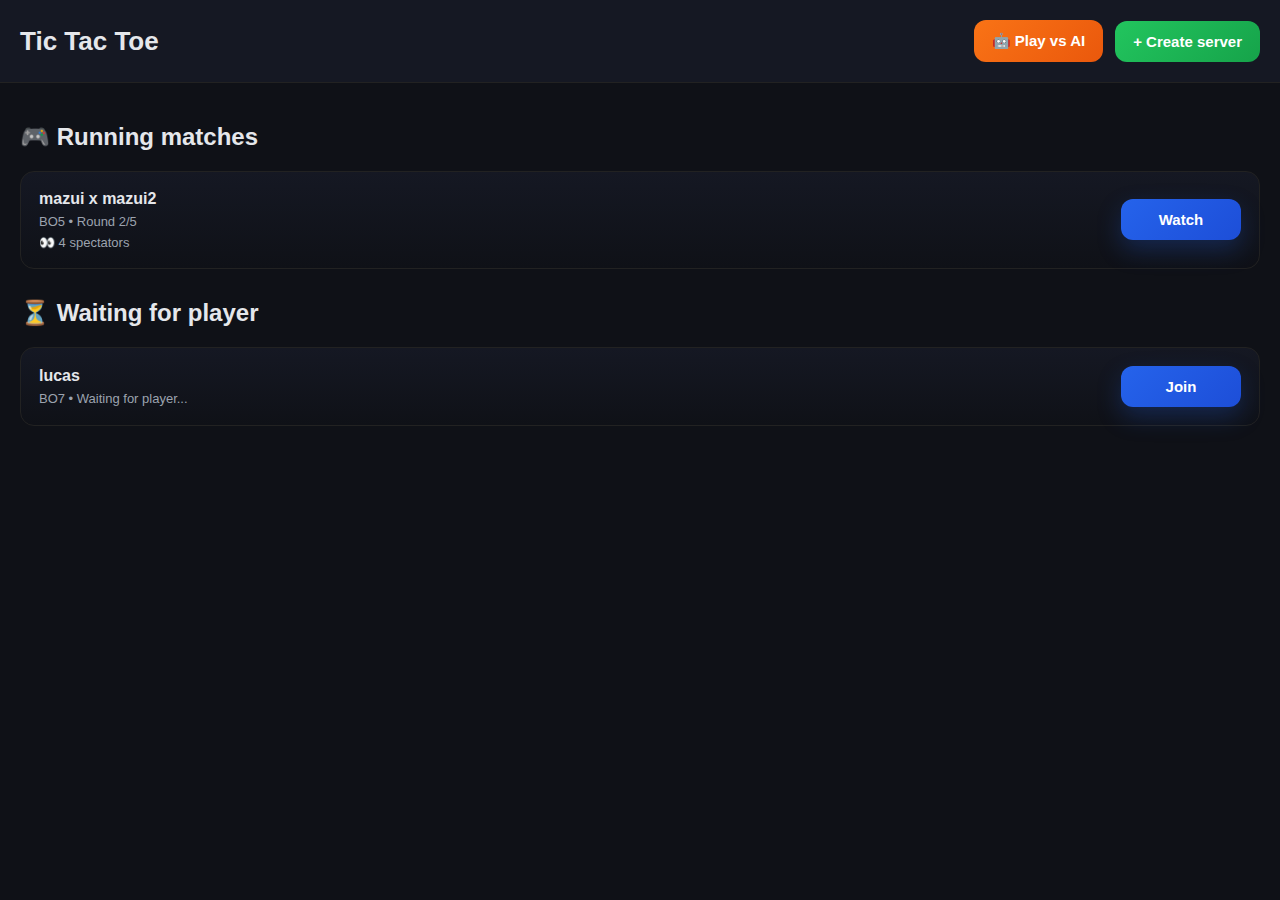
<file: static/index.html>
<!DOCTYPE html>
<html lang="en">
<head>
  <meta charset="UTF-8">
  <title>Tic Tac Toe</title>
  <link rel="stylesheet" href="/static/css/style.css">
</head>
<body>

  <!-- OVERLAY -->
  <div id="overlay">
    <div class="modal">
      <button id="close-overlay" type="button">✕</button>

      <h2>Create Match</h2>
      <p class="subtitle">Choose how many rounds decide the winner</p>

      <div class="bo-cards">
        <div class="bo-card selected" data-bo="5">
          <h3>Best of 5</h3>
          <span>Quick match</span>
        </div>

        <div class="bo-card" data-bo="7">
          <h3>Best of 7</h3>
          <span>Balanced</span>
        </div>

        <div class="bo-card" data-bo="9">
          <h3>Best of 9</h3>
          <span>Competitive</span>
        </div>
      </div>

      <button id="confirm-create" type="button">Create Match</button>
    </div>
  </div>


  <div id="app">
    <header>
      <h1>Tic Tac Toe</h1>

      <button id="play-ai" type="button">🤖 Play vs AI</button>
      <button id="create-server" type="button">+ Create server</button>
    </header>

    <main>
      <section>
        <h2>🎮 Running matches</h2>
        <div id="running-servers" class="server-list"></div>
      </section>

      <section>
        <h2>⏳ Waiting for player</h2>
        <div id="waiting-servers" class="server-list"></div>
      </section>
    </main>
  </div>

  <script src="/static/js/script.js" defer></script>
</body>
</html>
</file>
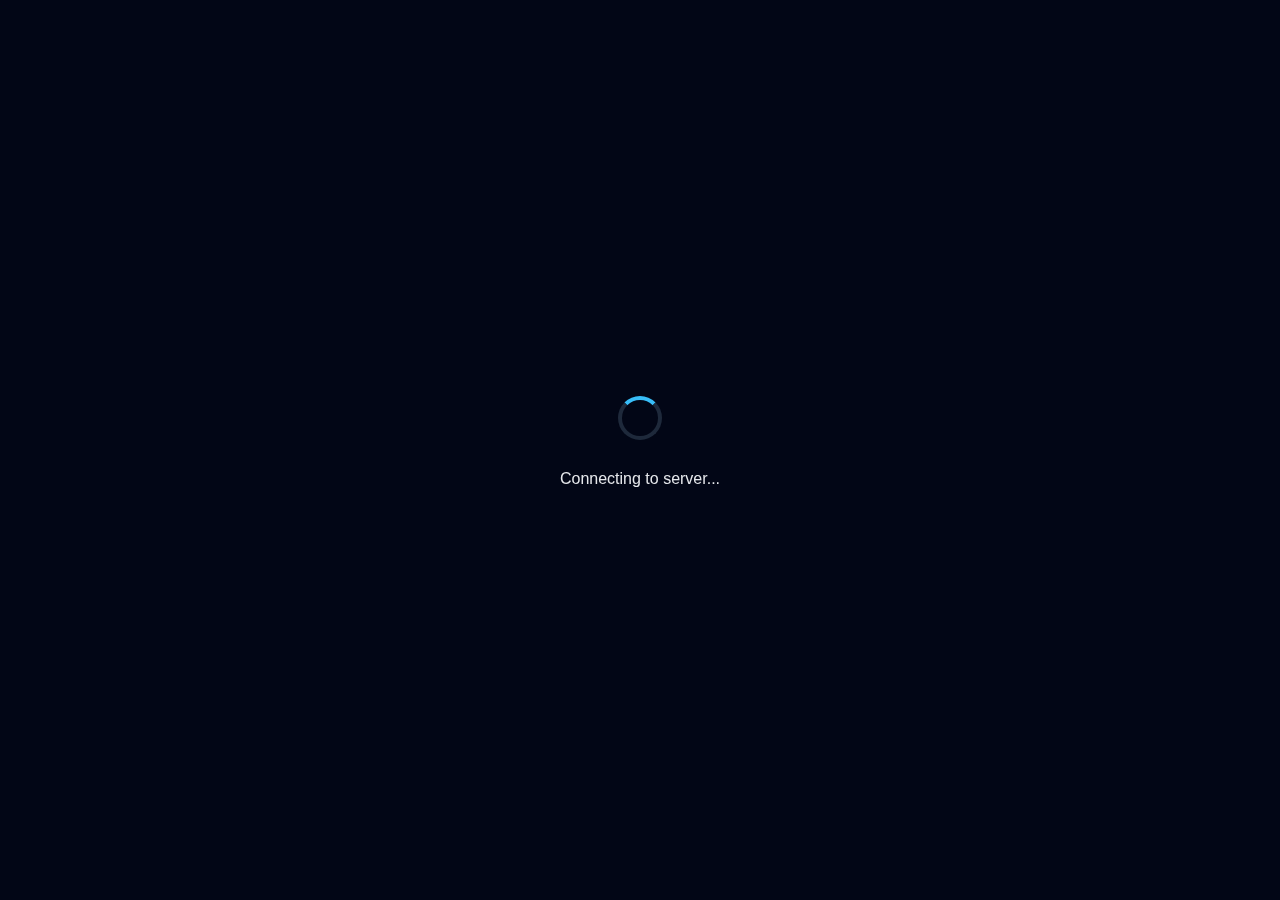
<file: static/match/index.html>
<!DOCTYPE html>
<html lang="en">
<head>
  <meta charset="UTF-8">
  <title>Tic Tac Toe</title>
  <link rel="stylesheet" href="css/style.css">
</head>
<body>

<!-- ===== LOADING ===== -->
<div id="loading">
  <div class="loader"></div>
  <p>Connecting to server...</p>
</div>

<!-- ===== WAITING ===== -->
<div id="waiting" class="hidden">
  <div class="loader"></div>
  <p>Waiting for players...</p>
</div>

<!-- ===== SPECTATE ===== -->
<div id="watch" class="hidden">
  <div class="modal">
    <h2>Do you want to spectate this match?</h2>
    <button id="watch-btn">Spectate</button>
  </div>
</div>

<!-- ===== FINISH OVERLAY ===== -->
<div id="overlay" class="hidden">
  <div class="modal">
    <h2 id="overlay-title"></h2>
    <button id="overlay-btn">Back to menu</button>
  </div>
</div>

<!-- ===== APP ===== -->
<div id="app">
  <header>
    <div class="scoreboard">
      <span class="user">User1</span>
      <span id="score" class="score">0 x 0</span>
      <span class="user">User2</span>
    </div>

    <div class="round">
      Round <span id="round">1</span> · BO<span id="bestof">5</span>
    </div>
  </header>

  <main>
    <section class="game">
      <div class="board">
        <div class="cell" data-index="0"></div>
        <div class="cell" data-index="1"></div>
        <div class="cell" data-index="2"></div>
        <div class="cell" data-index="3"></div>
        <div class="cell" data-index="4"></div>
        <div class="cell" data-index="5"></div>
        <div class="cell" data-index="6"></div>
        <div class="cell" data-index="7"></div>
        <div class="cell" data-index="8"></div>
      </div>

      <div class="turn-indicator">
        <span id="turn-text">User's turn:</span>
        <span id="turn-player" class="x">X</span>
      </div>
    </section>

    <!-- CHAT -->
    <aside class="chat">
      <div class="chat-messages"></div>
      <input type="text" placeholder="Type a message..." />
    </aside>
  </main>
</div>

<script src="js/script.js"></script>
</body>
</html>
</file>
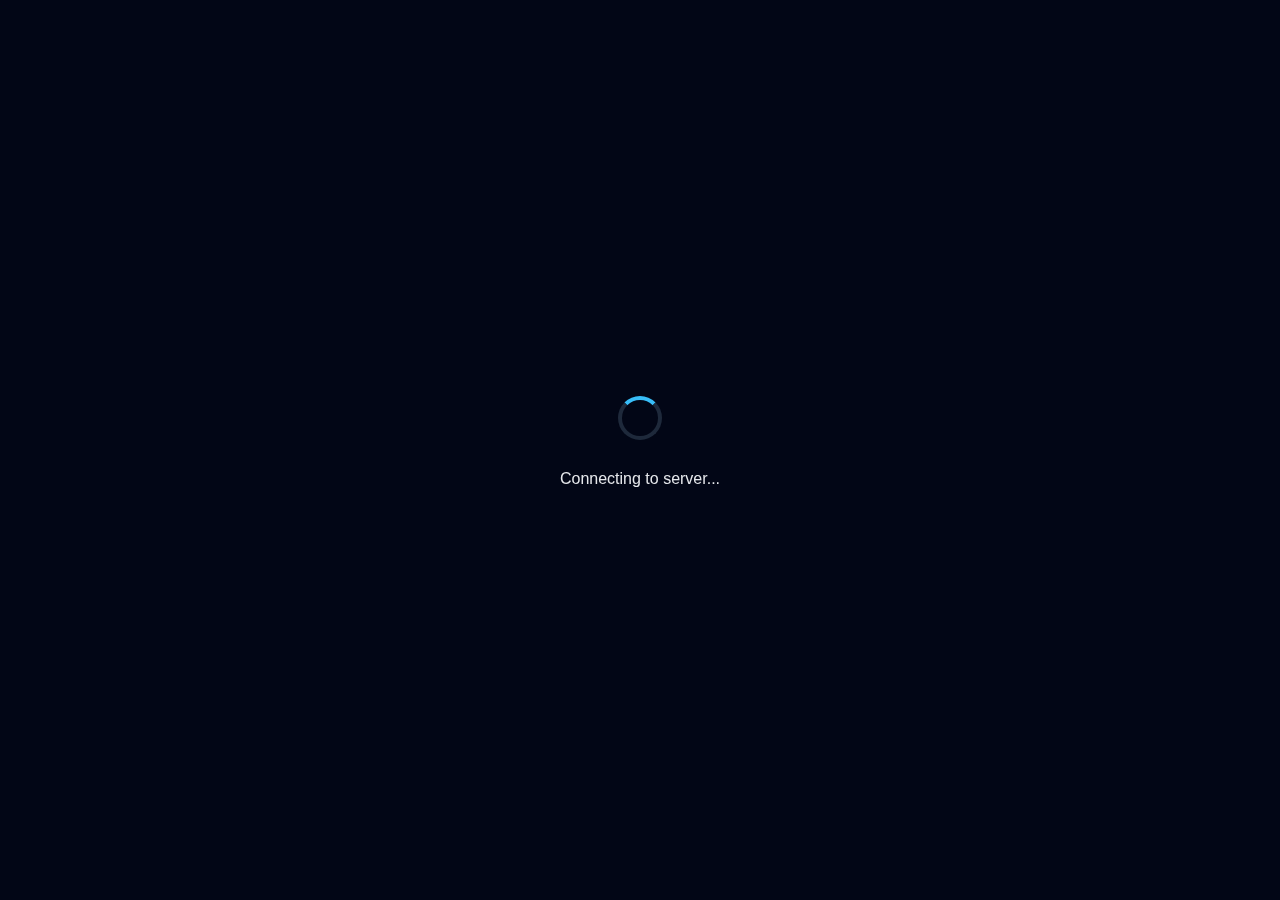
<file: src/app/templates/match.html>
<!DOCTYPE html>
<html lang="en">
<head>
  <meta charset="UTF-8">
  <title>Tic Tac Toe</title>
  <link rel="stylesheet" href="/static/match/css/style.css">
</head>
<body>

<!-- ===== LOADING ===== -->
<div id="loading">
  <div class="loader"></div>
  <p>Connecting to server...</p>
</div>

<!-- ===== WAITING ===== -->
<div id="waiting" class="hidden">
  <div class="loader"></div>
  <p>Waiting for players...</p>
</div>

<!-- ===== SPECTATE ===== -->
<div id="watch" class="hidden">
  <div class="modal">
    <h2>Do you want to spectate this match?</h2>
    <button id="watch-btn">Spectate</button>
  </div>
</div>

<!-- ===== FINISH OVERLAY ===== -->
<div id="overlay" class="hidden">
  <div class="modal">
    <h2 id="overlay-title"></h2>
    <button id="overlay-btn">Back to menu</button>
  </div>
</div>

<!-- ===== APP ===== -->
<div id="app">
  <header>
    <div class="scoreboard">
      <span class="user">User1</span>
      <span id="score" class="score">0 x 0</span>
      <span class="user">User2</span>
    </div>

    <div class="round">
      Round <span id="round">1</span> · BO<span id="bestof">5</span>
    </div>
  </header>

  <main>
    <section class="game">
      <div class="board">
        <div class="cell" data-index="0"></div>
        <div class="cell" data-index="1"></div>
        <div class="cell" data-index="2"></div>
        <div class="cell" data-index="3"></div>
        <div class="cell" data-index="4"></div>
        <div class="cell" data-index="5"></div>
        <div class="cell" data-index="6"></div>
        <div class="cell" data-index="7"></div>
        <div class="cell" data-index="8"></div>
      </div>

      <div class="turn-indicator">
        <span id="turn-text">User's turn:</span>
        <span id="turn-player" class="x">X</span>
      </div>
    </section>

    <!-- CHAT -->
    <aside class="chat">
      <div class="chat-messages"></div>
      <input type="text" placeholder="Type a message..." />
    </aside>
  </main>
</div>

<script src="/static/match/js/script.js"></script>
</body>
</html>
</file>
<file: static/css/style.css>
* {
  box-sizing: border-box;
  font-family: Arial, sans-serif;
}

/* ===============================
   BASE
================================ */
body {
  margin: 0;
  background-color: #0f1117;
  color: #e5e7eb;
}

/* ===============================
   GLOBAL BUTTONS
================================ */
button {
  font-family: inherit;
  font-size: 15px;
  border-radius: 12px;
  padding: 12px 18px;
  cursor: pointer;
  border: none;
  transition:
    transform 0.15s ease,
    box-shadow 0.15s ease,
    filter 0.15s ease;
}

button:hover {
  transform: translateY(-2px);
  filter: brightness(1.1);
}

button:active {
  transform: translateY(0);
}

/* ===============================
   OVERLAY
================================ */
#overlay {
  position: fixed;
  inset: 0;
  background: rgba(10, 10, 20, 0.75);
  backdrop-filter: blur(10px);
  display: none;
  justify-content: center;
  align-items: center;
  z-index: 1000;
}

/* ===============================
   MODAL
================================ */
.modal {
  position: relative;
  width: 520px;
  padding: 42px;
  background: radial-gradient(circle at top, #1b1f35, #0f1117 70%);
  border-radius: 18px;
  border: 1px solid rgba(255,255,255,0.06);
  box-shadow:
    0 40px 80px rgba(0,0,0,0.6),
    inset 0 0 0 1px rgba(255,255,255,0.03);
  text-align: center;
}

/* CLOSE */
#close-overlay {
  position: absolute;
  top: 18px;
  right: 18px;
  background: none;
  color: #6b7280;
  font-size: 22px;
  padding: 0;
}

#close-overlay:hover {
  color: #e5e7eb;
}

/* MODAL TEXT */
.modal h2 {
  margin: 0;
  font-size: 26px;
  letter-spacing: 0.5px;
}

.subtitle {
  margin: 10px 0 34px;
  color: #9ca3af;
  font-size: 15px;
}

/* BO CARDS */
.bo-cards {
  display: grid;
  grid-template-columns: repeat(3, 1fr);
  gap: 18px;
  margin-bottom: 36px;
}

.bo-card {
  padding: 22px 16px;
  background: linear-gradient(180deg, #151823, #0f1117);
  border-radius: 14px;
  border: 1px solid #222;
  cursor: pointer;
  transition: all 0.25s ease;
}

.bo-card h3 {
  margin: 0;
  font-size: 18px;
}

.bo-card span {
  display: block;
  margin-top: 6px;
  font-size: 13px;
  color: #9ca3af;
}

.bo-card:hover {
  transform: translateY(-4px);
  border-color: #2563eb;
}

.bo-card.selected {
  background: linear-gradient(135deg, #2563eb, #1d4ed8);
  border-color: transparent;
  box-shadow:
    0 0 0 1px rgba(37,99,235,0.6),
    0 20px 40px rgba(37,99,235,0.35);
}

.bo-card.selected span {
  color: #dbeafe;
}

/* CREATE BUTTON */
#confirm-create {
  width: 100%;
  padding: 16px;
  font-size: 16px;
  border-radius: 14px;
  background: linear-gradient(135deg, #22c55e, #16a34a);
  color: white;
}

/* ===============================
   HEADER
================================ */
header {
  display: flex;
  gap: 12px;
  align-items: center;
  padding: 20px;
  background-color: #151823;
  border-bottom: 1px solid #222;
}

header h1 {
  margin: 0;
  font-size: 26px;
  flex-grow: 1;
}

#play-ai {
  background: linear-gradient(135deg, #f97316, #ea580c);
  color: white;
  font-weight: 600;
}

#create-server {
  background: linear-gradient(135deg, #22c55e, #16a34a);
  color: white;
  font-weight: 600;
}

/* ===============================
   MAIN
================================ */
main {
  padding: 20px;
}

section {
  margin-bottom: 30px;
}

/* ===============================
   SERVER LIST
================================ */
.server-list {
  display: flex;
  flex-direction: column;
  gap: 14px;
}

.server-card {
  background: linear-gradient(180deg, #151823, #0f1117);
  border: 1px solid #222;
  border-radius: 14px;
  padding: 18px;
  display: flex;
  justify-content: space-between;
  align-items: center;
  transition: transform 0.2s ease, box-shadow 0.2s ease;
}

.server-card:hover {
  transform: translateY(-4px);
  box-shadow: 0 20px 40px rgba(0,0,0,0.4);
}

.server-info {
  display: flex;
  flex-direction: column;
  gap: 6px;
}

.server-info strong {
  font-size: 16px;
}

.server-info span {
  font-size: 13px;
  color: #9ca3af;
}

/* ACTION BUTTONS */
.server-actions button {
  background: linear-gradient(135deg, #2563eb, #1d4ed8);
  color: white;
  font-weight: 600;
  min-width: 120px;
  box-shadow: 0 10px 25px rgba(37,99,235,0.25);
}

.server-actions button:hover {
  box-shadow: 0 15px 35px rgba(37,99,235,0.4);
}

/* ===============================
   RESPONSIVE
================================ */
@media (max-width: 700px) {
  header {
    flex-wrap: wrap;
  }

  #play-ai,
  #create-server {
    width: 100%;
  }

  .server-card {
    flex-direction: column;
    align-items: flex-start;
    gap: 14px;
  }

  .server-actions {
    width: 100%;
  }

  .server-actions button {
    width: 100%;
  }

  .modal {
    width: 90%;
    padding: 32px;
  }

  .bo-cards {
    grid-template-columns: 1fr;
  }
}
</file>
<file: static/match/css/style.css>
* {
  box-sizing: border-box;
  font-family: Arial, sans-serif;
}

body {
  margin: 0;
  background: #020617;
  color: #e5e7eb;
}

/* APP hidden at start */
#app {
  display: none;
}

/* ===== HEADER ===== */
header {
  padding: 20px;
  background: #020617; /* solid color */
  border-bottom: 2px solid #334155;
  text-align: center;
}

.scoreboard {
  font-size: 30px;
  font-weight: bold;
  display: flex;
  justify-content: center;
  gap: 18px;
}

.score {
  color: #22d3ee;
  text-shadow: 0 0 14px rgba(34,211,238,.7);
}

.user {
  opacity: .85;
}

.round {
  margin-top: 6px;
  font-size: 14px;
  opacity: .75;
}

/* ===== MAIN ===== */
main {
  display: flex;
  height: calc(100vh - 110px);
}

/* ===== GAME ===== */
.game {
  flex: 1;
  display: flex;
  flex-direction: column;
  align-items: center;
  justify-content: center;
}

.board {
  display: grid;
  grid-template-columns: repeat(3, 130px);
  gap: 14px;
  padding: 18px;
  background: #020617;
  border-radius: 20px;
  border: 2px solid #334155;
  box-shadow: 0 0 28px rgba(56,189,248,.18);
}

.cell {
  width: 130px;
  height: 130px;
  background: #020617;
  border-radius: 18px;
  font-size: 72px;
  font-weight: bold;
  display: flex;
  align-items: center;
  justify-content: center;
  cursor: pointer;
  border: 2px solid #1e293b;
  transition: all .15s ease;
}

.cell:hover {
  border-color: #38bdf8;
}

.cell.x {
  color: #38bdf8;
  text-shadow: 0 0 18px rgba(56,189,248,.9);
}

.cell.o {
  color: #fb7185;
  text-shadow: 0 0 18px rgba(251,113,133,.9);
}

.turn-indicator {
  margin-top: 24px;
  font-size: 22px;
  font-weight: bold;
}

.turn-indicator .x { color: #38bdf8; }
.turn-indicator .o { color: #fb7185; }

/* ===== CHAT ===== */
.chat {
  width: 340px;
  display: flex;
  flex-direction: column;
  background: #020617;
  border-left: 2px solid #334155;
}

.chat-messages {
  flex: 1;
  padding: 16px;
  overflow-y: auto;
  scrollbar-width: none;       /* Firefox */
  -ms-overflow-style: none;
}

.chat-messages::-webkit-scrollbar {
  display: none;               /* Chrome / Edge / Opera */
}

.chat input {
  margin: 14px;
  padding: 12px;
  border-radius: 8px;
  border: 2px solid #334155;
  background: #020617;
  color: #fff;
}

/* ===== OVERLAYS ===== */
.hidden {
  display: none !important;
}

#loading,
#waiting,
#watch,
#overlay {
  position: fixed;
  inset: 0;
  background: rgba(2,6,23,.96);
  display: flex;
  justify-content: center;
  align-items: center;
  flex-direction: column;
  z-index: 999;
}

.modal {
  background: #020617;
  padding: 28px;
  border-radius: 14px;
  border: 2px solid #334155;
  text-align: center;
}

.modal button {
  margin-top: 16px;
  padding: 10px 18px;
  border-radius: 8px;
  border: none;
  background: linear-gradient(90deg, #38bdf8, #6366f1);
  color: #020617;
  font-weight: bold;
  cursor: pointer;
}

/* ===== LOADER ===== */
.loader {
  width: 44px;
  height: 44px;
  border: 4px solid #1e293b;
  border-top: 4px solid #38bdf8;
  border-radius: 50%;
  animation: spin 1s linear infinite;
  margin-bottom: 14px;
}

@keyframes spin {
  to { transform: rotate(360deg); }
}
</file>
